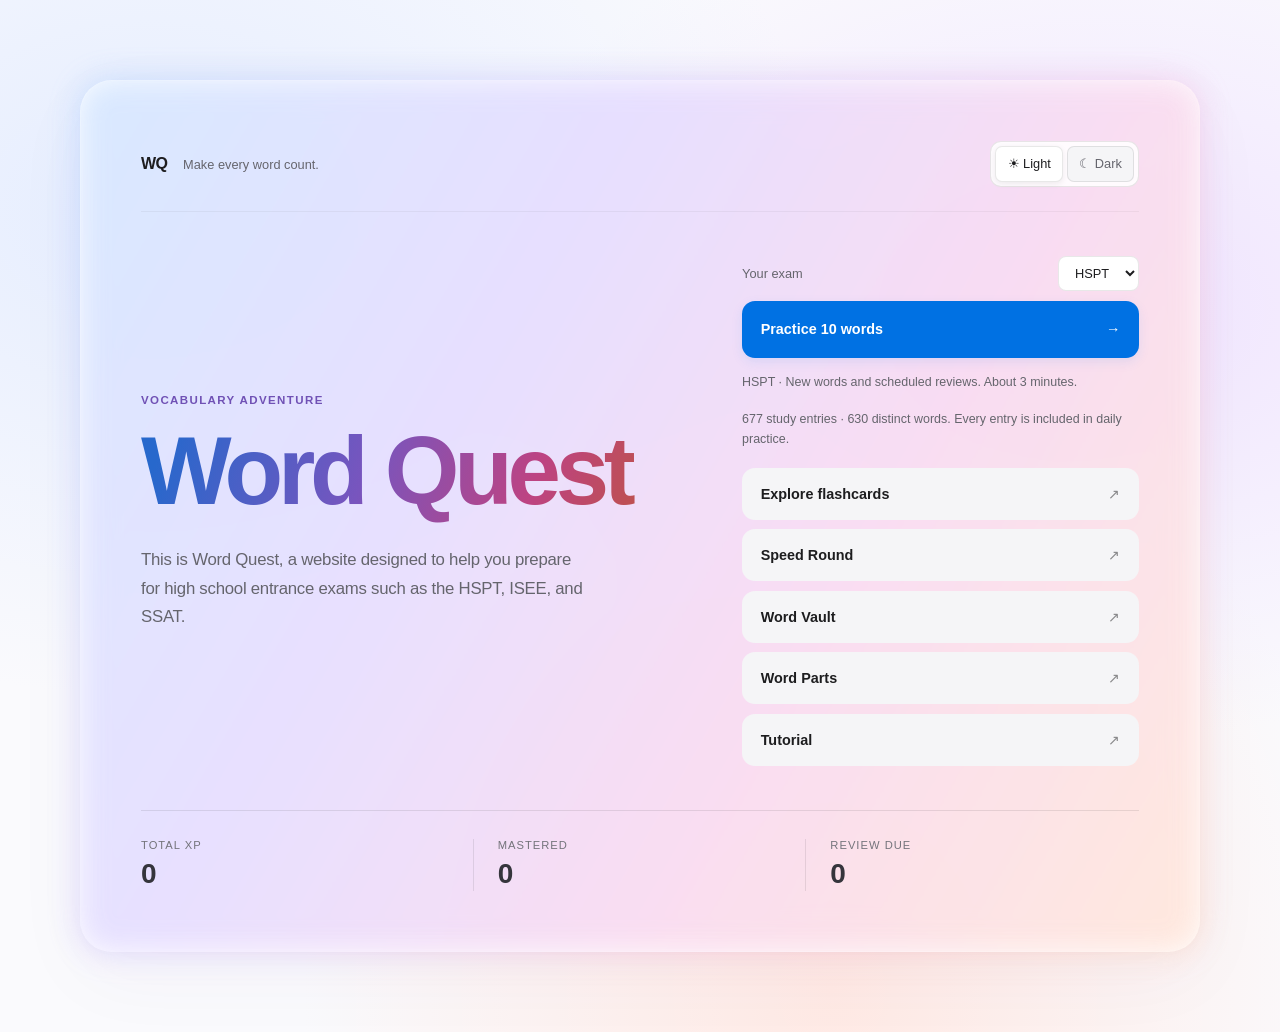
<file: index.html>
<!doctype html>
<html lang="en">
  <head>
    <meta charset="utf-8">
    <meta name="viewport" content="width=device-width, initial-scale=1">
    <title>Word Quest</title>
    <link rel="stylesheet" href="styles.css?v=20261013e">
    <link rel="stylesheet" href="practice.css?v=20261014c">
  </head>
  <body class="home-active">
    <script src="theme.js?v=20261013c"></script>
    <section id="homeScreen" class="home-screen" aria-labelledby="homeTitle">
      <div class="home-panel">
        <div class="home-toolbar">
          <span class="home-brand">WQ <span>Make every word count.</span></span>
          <div class="theme-switch" role="group" aria-label="Color theme">
            <button class="theme-button secondary" data-theme="light" type="button" aria-pressed="false">☀ Light</button>
            <button class="theme-button secondary" data-theme="dark" type="button" aria-pressed="true">☾ Dark</button>
          </div>
        </div>
        <div class="home-copy">
          <p class="eyebrow">Vocabulary adventure</p>
          <h1 id="homeTitle">Word Quest</h1>
          <p class="tagline">This is Word Quest, a website designed to help you prepare for high school entrance exams such as the HSPT, ISEE, and SSAT.</p>
        </div>

        <div class="home-actions" aria-label="Home menu">
          <label class="daily-category" for="dailyCategory">Your exam
            <select id="dailyCategory"><option>HSPT</option><option>ISEE</option><option>SSAT</option></select>
          </label>
          <button id="dailyStart" class="home-start" data-start-mode="daily" type="button">Practice 10 words</button>
          <p id="dailyPreview" class="daily-preview"></p>
          <p id="dailyCoverage" class="daily-preview"></p>
          <button class="secondary home-start" data-start-mode="flashcards" type="button">Explore flashcards</button>
          <button class="secondary home-start" data-start-mode="speed" type="button">Speed Round</button>
          <button class="secondary home-start" data-start-mode="list" type="button">Word Vault</button>
          <button class="secondary home-start" data-start-mode="roots" data-part-filter="root" type="button">Word Parts</button>
          <button id="showTutorial" class="secondary" type="button">Tutorial</button>
        </div>

        <div class="home-progress" aria-label="Progress preview">
          <span><small>Total XP</small><strong id="homeXpCount">0</strong></span>
          <span><small>Mastered</small><strong id="homeMasteredCount">0</strong></span>
          <span><small>Review due</small><strong id="homeDueCount">0</strong></span>
        </div>

        <div id="tutorialPanel" class="tutorial-panel" hidden>
          <div class="tutorial-head">
            <h2>Tutorial</h2>
            <button id="hideTutorial" class="secondary" type="button">Close</button>
          </div>
          <ol>
            <li>Start with Practice 10 words for a mix of new words and scheduled reviews.</li>
            <li>Use Synonyms, Opposites, and mini-games to test yourself.</li>
            <li>Open Word Parts for prefixes, suffixes, roots, and stems.</li>
            <li>Earn 10 XP per word answered correctly each day. Recall a word on three separate days to master it.</li>
          </ol>
        </div>
      </div>
    </section>

    <header class="topbar">
      <div>
        <p id="catalogCount" class="eyebrow">Vocabulary practice</p>
        <h1>Word Quest</h1>
        <p class="tagline">HSPT, ISEE, and SSAT practice.</p>
      </div>
      <div class="top-actions">
        <nav class="site-nav" aria-label="Site pages">
          <button id="homeButton" class="nav-link nav-button" type="button">Home</button>
          <a class="nav-link active" href="index.html">Practice</a>
          <a class="nav-link" href="architecture.html">Architecture</a>
          <a class="nav-link" href="https://github.com/dev-with-liam/vocab-practice">GitHub</a>
        <div class="theme-switch" role="group" aria-label="Color theme">
            <button class="theme-button" data-theme="light" type="button" aria-pressed="false">☀ Light</button>
            <button class="theme-button" data-theme="dark" type="button" aria-pressed="false">☾ Dark</button>
          </div>
        </nav>
        <div class="stats" aria-label="Study progress">
          <span><small>XP</small><strong id="xpCount">0</strong></span>
          <span><small>Mastered</small><strong id="masteredCount">0</strong></span>
          <span><small>Review due</small><strong id="dueCount">0</strong></span>
        </div>
      </div>
    </header>

    <main class="app-shell">
      <aside class="sidebar" aria-label="Study controls">
        <nav class="study-nav" aria-label="Study activities">
          <details class="nav-group" data-group="learn" open>
            <summary>Learn</summary>
            <div class="nav-items">
              <button class="mode-button active" data-mode="flashcards" type="button">Flashcards</button>
              <button class="mode-button" data-mode="roots" type="button">Word Parts</button>
              <button class="mode-button" data-mode="list" type="button">Word Vault</button>
            </div>
          </details>
          <details class="nav-group" data-group="practice">
            <summary>Practice</summary>
            <div class="nav-items">
              <button class="mode-button" data-mode="daily" type="button">Daily session</button>
              <button class="mode-button" data-mode="quiz" type="button">Synonyms</button>
              <button class="mode-button" data-mode="opposites" type="button">Opposites</button>
            </div>
          </details>
          <details class="nav-group" data-group="games">
            <summary>Games</summary>
            <div class="nav-items">
              <button class="mode-button" data-mode="match" type="button">Match</button>
              <button class="mode-button" data-mode="sort" type="button">Sort</button>
              <button class="mode-button" data-mode="scramble" type="button">Scramble</button>
              <button class="mode-button" data-mode="speed" type="button">Speed Round</button>
              <button class="mode-button" data-mode="pop" type="button">Word Pop</button>
            </div>
          </details>
        </nav>
        <section id="scopeControls">
          <h2>Your exam</h2>
          <div id="setButtons" class="set-grid"></div>
          <label class="check-row"><input id="missedOnly" type="checkbox"><span>Focus on unmastered words</span></label>
          <label id="shuffleControl" class="check-row"><input id="shuffleCards" type="checkbox" checked><span>Shuffle flashcards</span></label>
        </section>
        <details class="progress-help">
          <summary>How progress works</summary>
          <p><strong>XP:</strong> 10 points for a correct answer or “Got It,” once per word per day.</p>
          <p><strong>Mastered:</strong> three successful recalls on separate days. A missed answer starts that word’s mastery count again.</p>
          <p><strong>Review:</strong> words return after 1, 3, 7, 14, then 30 days. Missed words return tomorrow. Existing mastered words keep their status and are ready for review.</p>
        </details>
        <details class="progress-help">
          <summary>Saved progress</summary>
          <p>Your progress is saved in this browser.</p>
          <div class="tool-grid">
            <button id="resetProgress" class="secondary" type="button">Reset</button>
            <button id="exportProgress" class="secondary" type="button">Copy</button>
          </div>
        </details>
        <p id="saveNotice" class="save-notice" role="status" hidden></p>
      </aside>

      <section class="workspace">
        <div class="progress-strip">
          <div>
            <span id="scopeLabel">HSPT Words</span>
            <strong id="scopeCount">200 words</strong>
            <em id="rankLabel">Rookie Rank</em>
          </div>
          <div class="bar" aria-hidden="true"><span id="progressBar"></span></div>
        </div>

        <section id="dailyPanel" class="panel" aria-labelledby="dailyTitle">
          <div class="daily-heading">
            <p id="dailyMeta" class="card-meta">Your daily practice</p>
            <h2 id="dailyTitle" tabindex="-1">A little practice. Lasting progress.</h2>
            <p id="dailyDescription" class="sentence"></p>
          </div>
          <div id="dailyRound" hidden>
            <progress id="dailyProgress" max="10" value="0" aria-label="Words answered"></progress>
            <div class="question-card">
              <p id="dailyPosition" class="card-meta"></p>
              <h2 id="dailyQuestion" tabindex="-1"></h2>
              <div id="dailyOptions" class="options"></div>
              <p id="dailyFeedback" class="daily-feedback" role="status"></p>
            </div>
            <div class="action-row"><button id="dailyNext" type="button" disabled>Next word</button></div>
            <p class="daily-note">You can leave and resume this session anytime.</p>
          </div>
          <div id="dailySummary" hidden>
            <div id="dailyResultStats" class="session-stats"></div>
            <div id="dailyMissed"></div>
            <p id="dailyNextReview" class="sentence"></p>
            <div class="action-row">
              <button id="dailyFinish" type="button">Back to home</button>
              <button id="dailyReviewMissed" class="secondary" type="button" hidden>Review missed words</button>
            </div>
          </div>
        </section>

        <section id="flashcardsPanel" class="panel active" aria-live="polite">
          <div class="card-stage">
            <article id="flashcard" class="flashcard" tabindex="0">
              <p id="cardSet" class="card-meta">Set 1</p>
              <div class="flashcard-word-row">
                <h2 id="cardWord">Word</h2>
                <button id="cardSpeak" class="speak-button" type="button" aria-label="Hear this word" title="Hear this word">🔊</button>
              </div>
              <p id="cardPrompt">Tap to reveal clues</p>
              <div id="cardAnswer" class="card-answer" hidden></div>
            </article>
          </div>
          <div class="action-row">
            <button id="prevCard" class="secondary" type="button">Previous</button>
            <button id="flipCard" type="button">Reveal</button>
            <button id="nextCard" class="secondary" type="button">Next</button>
          </div>
          <div class="action-row">
            <button id="markMissed" class="danger" type="button">Need Practice</button>
            <button id="markMastered" class="success" type="button">Got It</button>
          </div>
        </section>

        <section id="quizPanel" class="panel" aria-live="polite">
          <div class="question-card">
            <p id="quizMeta" class="card-meta"></p>
            <h2 id="quizQuestion"></h2>
            <div id="quizOptions" class="options"></div>
          </div>
          <p id="quizFeedback" class="feedback" role="status" aria-live="polite"></p>
          <div class="action-row">
            <button id="nextQuiz" type="button">Next Round</button>
          </div>
        </section>

        <section id="matchPanel" class="panel" aria-live="polite">
          <div class="game-card">
            <p id="matchMeta" class="card-meta"></p>
            <h2 id="matchWord"></h2>
            <p id="matchPrompt" class="sentence"></p>
            <div id="matchOptions" class="chip-grid"></div>
          </div>
          <p id="matchFeedback" class="feedback" role="status" aria-live="polite"></p>
          <div class="action-row">
            <button id="nextMatch" type="button">New Match</button>
          </div>
        </section>

        <section id="sortPanel" class="panel" aria-live="polite">
          <div class="game-card">
            <p id="sortMeta" class="card-meta"></p>
            <h2 id="sortWord"></h2>
            <div class="sort-toggle" role="tablist" aria-label="Sort clue type">
              <button class="sort-toggle-button active" data-sort-mode="synonym" type="button">Synonyms</button>
              <button class="sort-toggle-button" data-sort-mode="antonym" type="button">Opposites</button>
            </div>
            <p id="sortClue" class="sort-clue"></p>
            <div class="action-row">
              <button id="sortSynonym" type="button">Synonym</button>
              <button id="sortAntonym" class="secondary" type="button">Opposite</button>
            </div>
          </div>
          <p id="sortFeedback" class="feedback" role="status" aria-live="polite"></p>
          <div class="action-row">
            <button id="nextSort" type="button">New Sort</button>
          </div>
        </section>

        <section id="scramblePanel" class="panel" aria-live="polite">
          <div class="game-card">
            <p id="scrambleMeta" class="card-meta"></p>
            <h2 id="scrambleClue"></h2>
            <div id="scrambleAnswer" class="answer-slots"></div>
            <div id="scrambleLetters" class="letter-bank"></div>
          </div>
          <p id="scrambleFeedback" class="feedback" role="status" aria-live="polite"></p>
          <div class="action-row">
            <button id="clearScramble" class="secondary" type="button">Clear</button>
            <button id="hintScramble" class="secondary" type="button">Hint</button>
            <button id="nextScramble" type="button">New Scramble</button>
          </div>
        </section>

        <section id="speedPanel" class="panel" aria-live="polite">
          <div class="game-card">
            <div class="speed-head">
              <p id="speedMeta" class="card-meta"></p>
              <div class="speed-stats" aria-label="Speed round stats">
                <strong id="speedScore">0/10</strong>
                <strong id="speedTimer">0s</strong>
              </div>
            </div>
            <label class="speed-length">
              <span>Questions</span>
              <input id="speedLength" type="number" min="3" max="50" step="1" value="10">
            </label>
            <h2 id="speedQuestion"></h2>
            <div id="speedOptions" class="options"></div>
          </div>
          <p id="speedFeedback" class="feedback" role="status" aria-live="polite"></p>
          <div class="action-row">
            <button id="restartSpeed" type="button">Start Speed Round</button>
          </div>
        </section>

        <section id="popPanel" class="panel" aria-live="polite">
          <div class="game-card pop-card">
            <div class="speed-head">
              <p id="popMeta" class="card-meta"></p>
              <div class="speed-stats" aria-label="Word Pop score">
                <strong id="popScore">0</strong>
              </div>
            </div>
            <h2 id="popClue"></h2>
            <div id="popOptions" class="bubble-grid"></div>
          </div>
          <p id="popFeedback" class="feedback" role="status" aria-live="polite"></p>
          <div class="action-row">
            <button id="nextPop" type="button">New Pop</button>
          </div>
        </section>

        <section id="listPanel" class="panel vault2">
          <div class="vault2-toolbar">
            <div>
              <p class="card-meta">Vault 2</p>
              <h2>Word Vault</h2>
            </div>
            <button class="secondary back-to-game" type="button">Back</button>
            <div class="vault2-filters">
              <select id="vaultCategory" aria-label="Vault category filter">
                <option value="HSPT">HSPT</option>
                <option value="SSAT">SSAT</option>
                <option value="ISEE">ISEE</option>
              </select>
              <input id="searchWords" type="search" placeholder="Search words, synonyms, or antonyms">
            </div>
            <span id="listCount"></span>
          </div>
          <div id="wordList" class="vault2-grid"></div>
        </section>

        <section id="rootsPanel" class="panel roots">
          <div class="roots-toolbar">
            <div>
              <p id="partMeta" class="card-meta">Word Parts</p>
              <h2>Word Parts</h2>
            </div>
            <div class="toolbar-actions">
              <button class="secondary back-to-game" type="button">Back</button>
            </div>
          </div>
          <div class="part-filters" role="group" aria-label="Word parts">
              <button class="part-mode-button active" data-part-filter="prefix" type="button">Prefixes</button>
              <button class="part-mode-button" data-part-filter="suffix" type="button">Suffixes</button>
              <button class="part-mode-button" data-part-filter="root" type="button">Roots</button>
              <button class="part-mode-button" data-part-filter="stem" type="button">Stems</button>
            </div>
            <p id="partGuide" class="word-part-guide"></p>
            <div id="rootsGrid" class="roots-grid"></div>
        </section>
      </section>
    </main>

    <a class="bottom-left-link" href="about.html">About Me</a>

    <script src="data/vocabulary.js?v=20261014b"></script>
    <script src="data/exam-vocabulary.js?v=20260924a"></script>
    <script src="data/hspt-pdf-vocabulary.js?v=20260924a"></script>
    <script src="data/word-parts.js?v=20261014c"></script>
    <script src="learning.js?v=20261013e"></script>
    <script src="data/word-examples.js?v=20261014b"></script>
    <script src="app.js?v=20261014c"></script>
  </body>
</html>
</file>
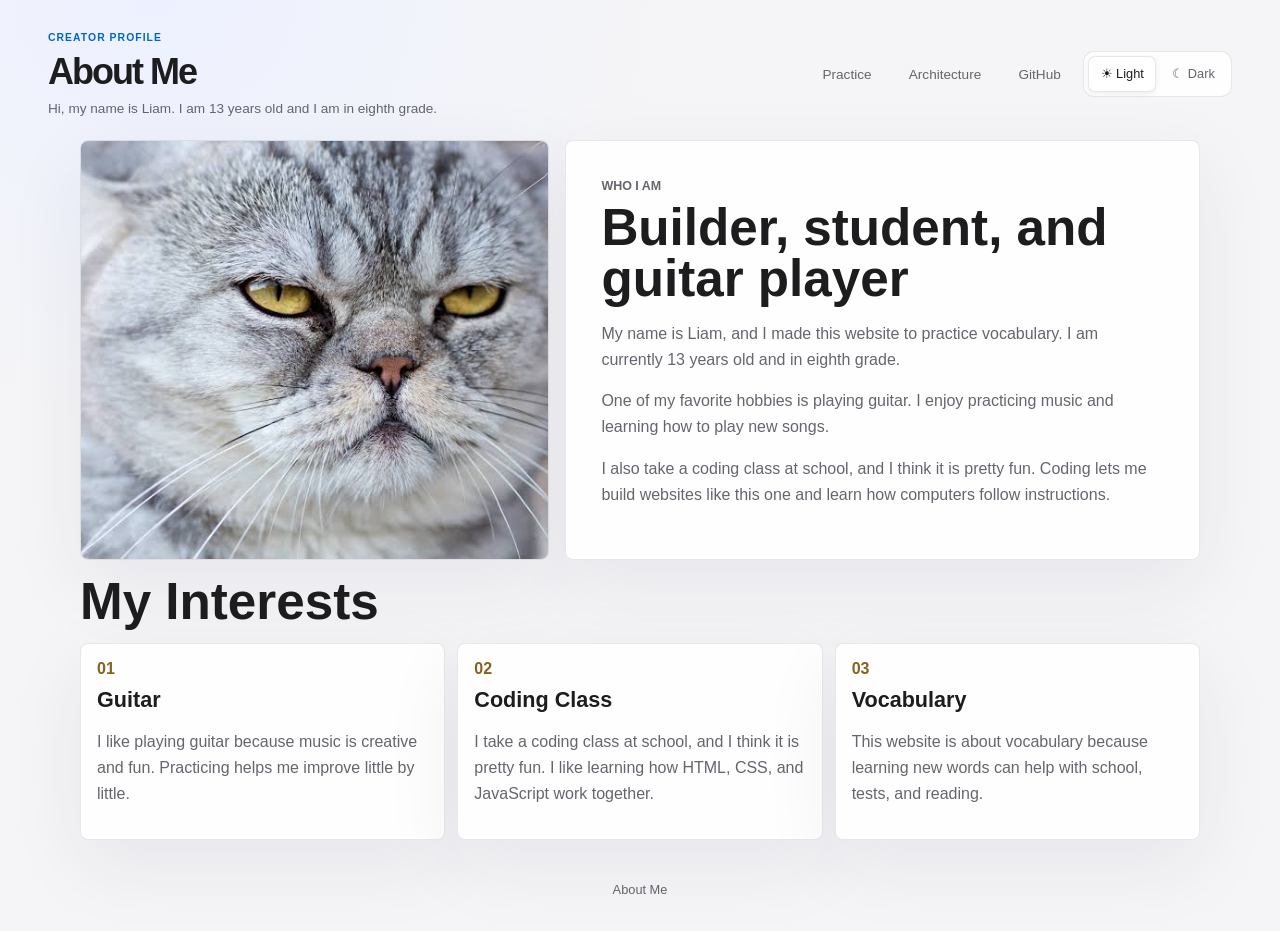
<file: about.html>
<!doctype html>
<html lang="en">
  <head>
    <meta charset="utf-8">
    <meta name="viewport" content="width=device-width, initial-scale=1">
    <title>About Me - Word Quest</title>
    <link rel="stylesheet" href="styles.css?v=20261013c">
    <link rel="stylesheet" href="practice.css?v=20261013c">
  </head>
  <body>
    <script src="theme.js?v=20261013c"></script>
    <header class="topbar">
      <div>
        <p class="eyebrow">Creator profile</p>
        <h1>About Me</h1>
        <p class="tagline">Hi, my name is Liam. I am 13 years old and I am in eighth grade.</p>
      </div>
      <nav class="site-nav" aria-label="Site pages">
        <a class="nav-link" href="index.html">Practice</a>
        <a class="nav-link" href="architecture.html">Architecture</a>
        <a class="nav-link" href="https://github.com/dev-with-liam/vocab-practice">GitHub</a>
      <div class="theme-switch" role="group" aria-label="Color theme">
            <button class="theme-button" data-theme="light" type="button" aria-pressed="false">☀ Light</button>
            <button class="theme-button" data-theme="dark" type="button" aria-pressed="false">☾ Dark</button>
          </div>
        </nav>
    </header>

    <main class="about-shell">
      <section class="about-hero">
        <img class="about-image" src="assets/liam-about.jpeg" alt="Close-up of a gray cat face">
        <article class="about-card">
          <p class="eyebrow">Who I Am</p>
          <h2>Builder, student, and guitar player</h2>
          <p>My name is Liam, and I made this website to practice vocabulary. I am currently 13 years old and in eighth grade.</p>
          <p>One of my favorite hobbies is playing guitar. I enjoy practicing music and learning how to play new songs.</p>
          <p>I also take a coding class at school, and I think it is pretty fun. Coding lets me build websites like this one and learn how computers follow instructions.</p>
        </article>
      </section>

      <section class="interest-section">
        <h2>My Interests</h2>
        <div class="interest-grid">
          <article class="interest-card">
            <span>01</span>
            <h3>Guitar</h3>
            <p>I like playing guitar because music is creative and fun. Practicing helps me improve little by little.</p>
          </article>
          <article class="interest-card">
            <span>02</span>
            <h3>Coding Class</h3>
            <p>I take a coding class at school, and I think it is pretty fun. I like learning how HTML, CSS, and JavaScript work together.</p>
          </article>
          <article class="interest-card">
            <span>03</span>
            <h3>Vocabulary</h3>
            <p>This website is about vocabulary because learning new words can help with school, tests, and reading.</p>
          </article>
        </div>
      </section>
    </main>

    <a class="bottom-left-link active" href="about.html">About Me</a>
  </body>
</html>
</file>
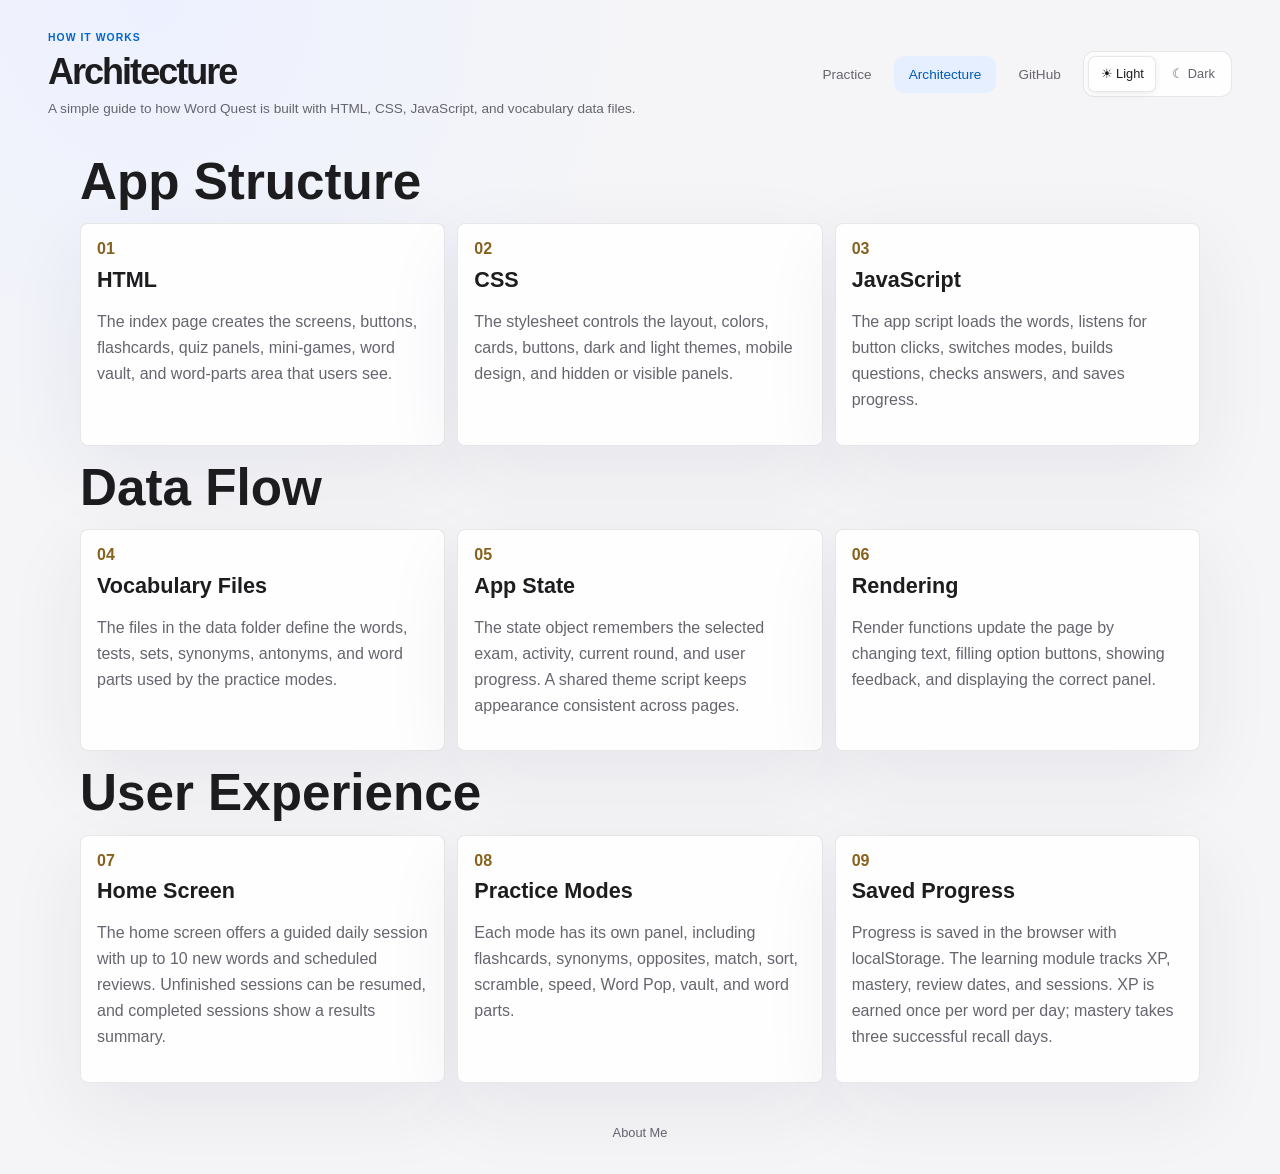
<file: architecture.html>
<!doctype html>
<html lang="en">
  <head>
    <meta charset="utf-8">
    <meta name="viewport" content="width=device-width, initial-scale=1">
    <title>Architecture - Word Quest</title>
    <link rel="stylesheet" href="styles.css?v=20261013c">
    <link rel="stylesheet" href="practice.css?v=20261013c">
  </head>
  <body>
    <script src="theme.js?v=20261013c"></script>
    <header class="topbar">
      <div>
        <p class="eyebrow">How it works</p>
        <h1>Architecture</h1>
        <p class="tagline">A simple guide to how Word Quest is built with HTML, CSS, JavaScript, and vocabulary data files.</p>
      </div>
      <nav class="site-nav" aria-label="Site pages">
        <a class="nav-link" href="index.html">Practice</a>
        <a class="nav-link active" href="architecture.html">Architecture</a>
        <a class="nav-link" href="https://github.com/dev-with-liam/vocab-practice">GitHub</a>
      <div class="theme-switch" role="group" aria-label="Color theme">
            <button class="theme-button" data-theme="light" type="button" aria-pressed="false">☀ Light</button>
            <button class="theme-button" data-theme="dark" type="button" aria-pressed="false">☾ Dark</button>
          </div>
        </nav>
    </header>

    <main class="about-shell">
      <section class="interest-section">
        <h2>App Structure</h2>
        <div class="interest-grid">
          <article class="interest-card">
            <span>01</span>
            <h3>HTML</h3>
            <p>The index page creates the screens, buttons, flashcards, quiz panels, mini-games, word vault, and word-parts area that users see.</p>
          </article>
          <article class="interest-card">
            <span>02</span>
            <h3>CSS</h3>
            <p>The stylesheet controls the layout, colors, cards, buttons, dark and light themes, mobile design, and hidden or visible panels.</p>
          </article>
          <article class="interest-card">
            <span>03</span>
            <h3>JavaScript</h3>
            <p>The app script loads the words, listens for button clicks, switches modes, builds questions, checks answers, and saves progress.</p>
          </article>
        </div>
      </section>

      <section class="interest-section">
        <h2>Data Flow</h2>
        <div class="interest-grid">
          <article class="interest-card">
            <span>04</span>
            <h3>Vocabulary Files</h3>
            <p>The files in the data folder define the words, tests, sets, synonyms, antonyms, and word parts used by the practice modes.</p>
          </article>
          <article class="interest-card">
            <span>05</span>
            <h3>App State</h3>
            <p>The state object remembers the selected exam, activity, current round, and user progress. A shared theme script keeps appearance consistent across pages.</p>
          </article>
          <article class="interest-card">
            <span>06</span>
            <h3>Rendering</h3>
            <p>Render functions update the page by changing text, filling option buttons, showing feedback, and displaying the correct panel.</p>
          </article>
        </div>
      </section>

      <section class="interest-section">
        <h2>User Experience</h2>
        <div class="interest-grid">
          <article class="interest-card">
            <span>07</span>
            <h3>Home Screen</h3>
            <p>The home screen offers a guided daily session with up to 10 new words and scheduled reviews. Unfinished sessions can be resumed, and completed sessions show a results summary.</p>
          </article>
          <article class="interest-card">
            <span>08</span>
            <h3>Practice Modes</h3>
            <p>Each mode has its own panel, including flashcards, synonyms, opposites, match, sort, scramble, speed, Word Pop, vault, and word parts.</p>
          </article>
          <article class="interest-card">
            <span>09</span>
            <h3>Saved Progress</h3>
            <p>Progress is saved in the browser with localStorage. The learning module tracks XP, mastery, review dates, and sessions. XP is earned once per word per day; mastery takes three successful recall days.</p>
          </article>
        </div>
      </section>
    </main>

    <a class="bottom-left-link" href="about.html">About Me</a>
  </body>
</html>
</file>
<file: styles.css>
:root {
  --ink: #f8fbff;
  --muted: #a9b8c7;
  --panel: rgba(18, 17, 25, 0.84);
  --panel-strong: rgba(22, 20, 31, 0.96);
  --line: rgba(255, 255, 255, 0.14);
  --cyan: #2dd4bf;
  --blue: #38bdf8;
  --pink: #fb7185;
  --yellow: #facc15;
  --green: #4ade80;
  --shadow: 0 24px 80px rgba(0, 0, 0, 0.34);
}

body[data-theme="light"] {
  --ink: #172033;
  --muted: #536174;
  --panel: rgba(255, 255, 255, 0.82);
  --panel-strong: rgba(255, 255, 255, 0.94);
  --line: rgba(23, 32, 51, 0.14);
  --cyan: #0f766e;
  --blue: #2563eb;
  --pink: #e11d48;
  --yellow: #ca8a04;
  --green: #16a34a;
  --shadow: 0 24px 80px rgba(15, 23, 42, 0.16);
}

* {
  box-sizing: border-box;
}

body {
  margin: 0;
  min-height: 100vh;
  overflow-x: hidden;
  color: var(--ink);
  font-family: Inter, ui-sans-serif, system-ui, -apple-system, BlinkMacSystemFont, "Segoe UI", sans-serif;
  background:
    linear-gradient(rgba(255, 255, 255, 0.035) 1px, transparent 1px),
    linear-gradient(90deg, rgba(255, 255, 255, 0.035) 1px, transparent 1px),
    radial-gradient(circle at 18% 12%, rgba(45, 212, 191, 0.28), transparent 22rem),
    radial-gradient(circle at 84% 8%, rgba(251, 113, 133, 0.22), transparent 20rem),
    linear-gradient(135deg, #14131b 0%, #1c1824 48%, #291827 100%);
  background-size: 42px 42px, 42px 42px, auto, auto, auto;
}

body[data-theme="light"] {
  background: linear-gradient(rgba(15, 23, 42, 0.045) 1px, transparent 1px),
    linear-gradient(90deg, rgba(15, 23, 42, 0.045) 1px, transparent 1px),
    radial-gradient(circle at 18% 12%, rgba(15, 118, 110, 0.16), transparent 22rem),
    radial-gradient(circle at 84% 8%, rgba(225, 29, 72, 0.12), transparent 20rem),
    linear-gradient(135deg, #f8fafc 0%, #eef6ff 48%, #fff7ed 100%);
  background-size: 42px 42px, 42px 42px, auto, auto, auto;
}

button,
input,
select {
  font: inherit;
  min-width: 0;
}

button {
  border: 1px solid rgba(255, 255, 255, 0.16);
  border-radius: 8px;
  min-height: 2.75rem;
  padding: 0.72rem 1rem;
  color: #06131d;
  background: linear-gradient(135deg, var(--cyan), var(--blue));
  box-shadow: 0 10px 20px rgba(45, 212, 191, 0.18);
  cursor: pointer;
  font-weight: 850;
  transition: transform 140ms ease, box-shadow 140ms ease, border-color 140ms ease;
}

button:hover {
  border-color: rgba(255, 255, 255, 0.34);
  box-shadow: 0 14px 28px rgba(56, 189, 248, 0.26);
  transform: translateY(-1px);
}

button:active {
  transform: translateY(1px) scale(0.99);
}

button.secondary {
  color: var(--ink);
  background: rgba(255, 255, 255, 0.08);
  box-shadow: none;
}

button.secondary:hover {
  background: rgba(255, 255, 255, 0.14);
}

button.success {
  background: linear-gradient(135deg, var(--green), var(--cyan));
}

button.danger {
  color: #fff;
  background: linear-gradient(135deg, var(--pink), #c026d3);
}

.topbar {
  display: flex;
  align-items: center;
  justify-content: space-between;
  gap: 1rem;
  padding: 1.4rem clamp(1rem, 4vw, 3rem) 1rem;
}

.top-actions {
  display: grid;
  gap: 0.75rem;
  justify-items: end;
  min-width: 0;
}

.site-nav {
  display: flex;
  flex-wrap: wrap;
  justify-content: flex-end;
  gap: 0.5rem;
}

.nav-link {
  border: 1px solid var(--line);
  border-radius: 8px;
  padding: 0.62rem 0.85rem;
  color: var(--ink);
  background: rgba(255, 255, 255, 0.08);
  font-weight: 850;
  text-decoration: none;
}

.nav-button {
  min-height: auto;
  box-shadow: none;
}

.nav-link:hover,
.nav-link.active {
  color: #06131d;
  background: linear-gradient(135deg, var(--yellow), var(--cyan));
}

.bottom-left-link {
  position: fixed;
  left: clamp(0.75rem, 3vw, 1.5rem);
  bottom: clamp(0.75rem, 3vw, 1.5rem);
  z-index: 20;
  border: 1px solid var(--line);
  border-radius: 8px;
  padding: 0.62rem 0.85rem;
  color: var(--ink);
  background: rgba(255, 255, 255, 0.08);
  box-shadow: none;
  font-weight: 850;
  text-decoration: none;
}

.bottom-left-link:hover,
.bottom-left-link.active {
  color: #06131d;
  background: linear-gradient(135deg, var(--yellow), var(--cyan));
}

body.home-active .topbar,
body.home-active .app-shell {
  display: none;
}

body.home-active .bottom-left-link {
  display: none;
}

.home-screen {
  width: min(1180px, calc(100% - 2rem));
  min-height: 100vh;
  display: grid;
  align-items: center;
  margin: 0 auto;
  padding: clamp(1rem, 4vw, 3rem) 0;
}

body:not(.home-active) .home-screen {
  display: none;
}

.home-panel {
  display: grid;
  grid-template-columns: minmax(0, 1.15fr) minmax(18rem, 0.85fr);
  gap: 1rem;
  align-items: start;
  border: 1px solid var(--line);
  border-radius: 8px;
  padding: clamp(1rem, 4vw, 2rem);
  background: var(--panel);
  box-shadow: var(--shadow);
  backdrop-filter: blur(18px);
}

.home-copy {
  align-self: center;
}

.home-copy h1 {
  font-size: clamp(3rem, 10vw, 7rem);
}

.home-actions {
  display: grid;
  gap: 0.65rem;
}

.home-actions button {
  width: 100%;
  text-align: left;
}

.home-start[data-start-mode="daily"] {
  min-height: 4rem;
  font-size: 1.08rem;
}

.home-progress {
  grid-column: 1 / -1;
  display: grid;
  grid-template-columns: repeat(3, minmax(0, 1fr));
  gap: 0.75rem;
}

.home-progress span {
  border: 1px solid var(--line);
  border-radius: 8px;
  padding: 0.85rem 1rem;
  background: rgba(255, 255, 255, 0.08);
}

.home-progress small {
  display: block;
  color: var(--muted);
  font-size: 0.72rem;
  font-weight: 850;
  text-transform: uppercase;
}

.home-progress strong {
  display: block;
  color: var(--yellow);
  font-size: 1.75rem;
}

.tutorial-panel {
  grid-column: 1 / -1;
  border: 1px solid rgba(45, 212, 191, 0.34);
  border-radius: 8px;
  padding: 1rem;
  background: rgba(45, 212, 191, 0.08);
}

.tutorial-head {
  display: flex;
  justify-content: space-between;
  gap: 1rem;
  align-items: center;
}

.tutorial-head h2 {
  margin: 0;
}

.tutorial-panel ol {
  margin: 0.85rem 0 0;
  padding-left: 1.35rem;
  color: var(--muted);
  line-height: 1.55;
  font-weight: 650;
}

.eyebrow,
.card-meta {
  margin: 0 0 0.35rem;
  color: var(--cyan);
  font-size: 0.78rem;
  font-weight: 900;
  letter-spacing: 0;
  text-transform: uppercase;
}

h1,
h2,
h3,
p {
  overflow-wrap: anywhere;
}

h1 {
  margin: 0;
  font-size: clamp(2.4rem, 6vw, 5.4rem);
  line-height: 0.9;
  text-shadow: 0 0 26px rgba(45, 212, 191, 0.32);
}

.tagline {
  margin: 0.55rem 0 0;
  color: var(--muted);
  font-size: clamp(1rem, 2vw, 1.2rem);
  font-weight: 650;
}

.stats {
  display: flex;
  gap: 0.75rem;
  flex-wrap: wrap;
  justify-content: flex-end;
}

.stats span {
  min-width: 7.5rem;
  border: 1px solid var(--line);
  border-radius: 8px;
  padding: 0.72rem 0.9rem;
  background: rgba(18, 17, 25, 0.72);
  box-shadow: inset 0 0 22px rgba(45, 212, 191, 0.08);
  text-align: right;
}

.stats small {
  display: block;
  color: var(--muted);
  font-size: 0.72rem;
  font-weight: 850;
  text-transform: uppercase;
}

.stats strong {
  display: block;
  color: var(--yellow);
  font-size: 1.65rem;
  line-height: 1;
}

.app-shell {
  display: grid;
  grid-template-columns: minmax(0, 1fr) minmax(16rem, 19rem);
  gap: 1rem;
  padding: 0 clamp(1rem, 4vw, 3rem) 2rem;
}

.sidebar,
.workspace {
  min-width: 0;
  border: 1px solid var(--line);
  border-radius: 8px;
  background: var(--panel);
  box-shadow: var(--shadow);
  backdrop-filter: blur(18px);
}

.sidebar {
  order: 2;
  align-self: start;
  padding: 1rem;
}

.sidebar section + section {
  margin-top: 1.25rem;
}

.sidebar h2 {
  margin: 0 0 0.65rem;
  color: #dbeafe;
  font-size: 0.84rem;
  text-transform: uppercase;
}

.set-grid {
  display: grid;
  grid-template-columns: repeat(2, minmax(0, 1fr));
  gap: 0.42rem;
}

.set-grid button,
.mode-button {
  min-height: 2.5rem;
  padding: 0.55rem;
  line-height: 1.15;
  color: var(--ink);
  background: rgba(255, 255, 255, 0.08);
  box-shadow: none;
}

.set-grid button.active,
.mode-button.active,
.part-mode-button.active,
.theme-button.active {
  color: #06131d;
  background: linear-gradient(135deg, var(--yellow), var(--cyan));
}

.part-mode-button,
.theme-button {
  min-height: 2.5rem;
  padding: 0.55rem;
  line-height: 1.15;
  color: var(--ink);
  background: rgba(255, 255, 255, 0.08);
  box-shadow: none;
}

.segmented,
.tool-grid {
  display: grid;
  grid-template-columns: repeat(2, 1fr);
  gap: 0.45rem;
}

.check-row {
  display: flex;
  align-items: center;
  gap: 0.55rem;
  min-height: 2.2rem;
  color: var(--muted);
  font-weight: 650;
}

.check-row input {
  width: 1.05rem;
  height: 1.05rem;
  accent-color: var(--cyan);
}

.workspace {
  display: flex;
  flex-direction: column;
  order: 1;
  min-height: 35rem;
  padding: clamp(1rem, 2.5vw, 1.5rem);
}

.progress-strip {
  order: 2;
  display: grid;
  grid-template-columns: minmax(10rem, 14rem) 1fr;
  gap: 1rem;
  align-items: center;
  margin-top: 1rem;
  margin-bottom: 0;
}

.progress-strip span {
  display: block;
  color: var(--muted);
  font-size: 0.9rem;
  font-weight: 750;
}

.progress-strip strong {
  display: block;
  color: var(--ink);
}

.progress-strip em {
  display: block;
  margin-top: 0.2rem;
  color: var(--yellow);
  font-size: 0.82rem;
  font-style: normal;
  font-weight: 900;
  text-transform: uppercase;
}

.bar {
  height: 0.9rem;
  overflow: hidden;
  border: 1px solid rgba(255, 255, 255, 0.12);
  border-radius: 999px;
  background: rgba(255, 255, 255, 0.08);
}

.bar span {
  display: block;
  width: 0;
  height: 100%;
  background: linear-gradient(90deg, var(--pink), var(--yellow), var(--cyan));
  box-shadow: 0 0 24px rgba(250, 204, 21, 0.44);
  transition: width 180ms ease;
}

.panel {
  display: none;
}

.panel.active {
  display: block;
  order: 1;
}

.card-stage {
  display: grid;
  min-height: 22rem;
  place-items: center;
}

.flashcard,
.question-card,
.game-card {
  position: relative;
  width: min(100%, 48rem);
  min-width: 0;
  border: 1px solid rgba(255, 255, 255, 0.16);
  border-radius: 8px;
  padding: clamp(1.2rem, 4vw, 2.4rem);
  background:
    linear-gradient(135deg, rgba(255, 255, 255, 0.12), rgba(255, 255, 255, 0.04)),
    var(--panel-strong);
  box-shadow: 0 20px 60px rgba(0, 0, 0, 0.28);
  overflow: hidden;
}

.flashcard::before,
.question-card::before,
.game-card::before {
  content: "";
  position: absolute;
  inset: 0 0 auto;
  height: 0.32rem;
  background: linear-gradient(90deg, var(--pink), var(--yellow), var(--cyan));
}

.flashcard {
  display: grid;
  align-content: start;
  min-height: 20rem;
  cursor: pointer;
}

#cardWord {
  order: -1;
  margin-top: 0.2rem;
}

.flashcard h2,
.question-card h2,
.game-card h2 {
  position: relative;
  margin: 0.3rem 0 1rem;
  font-size: clamp(2.5rem, 7vw, 5.2rem);
  line-height: 0.95;
  max-width: 100%;
  overflow-wrap: anywhere;
  hyphens: auto;
}

.question-card h2 {
  font-size: clamp(1.45rem, 3vw, 2.55rem);
  line-height: 1.12;
}

.game-card h2 {
  font-size: clamp(2rem, 5vw, 4rem);
}

.flashcard.revealed {
  border-color: rgba(45, 212, 191, 0.62);
  box-shadow: 0 22px 70px rgba(45, 212, 191, 0.2);
}

.refresh-flash {
  animation: refresh-flash 360ms ease-out;
}

@keyframes refresh-flash {
  0% {
    border-color: rgba(250, 204, 21, 0.9);
    box-shadow: 0 0 0 0 rgba(250, 204, 21, 0.32), 0 20px 60px rgba(0, 0, 0, 0.28);
    transform: translateY(0) scale(1);
  }

  45% {
    border-color: rgba(45, 212, 191, 0.78);
    box-shadow: 0 0 0 8px rgba(45, 212, 191, 0.14), 0 24px 70px rgba(45, 212, 191, 0.2);
    transform: translateY(-2px) scale(1.01);
  }

  100% {
    transform: translateY(0) scale(1);
  }
}

@media (prefers-reduced-motion: reduce) {
  .refresh-flash {
    animation: none;
  }

  .root-card,
  .root-card.flipped {
    transform: none;
  }

  .root-card.flipped .root-front {
    display: none;
  }

  .root-card.flipped .root-back {
    transform: none;
  }
}

.card-answer {
  border-top: 1px solid var(--line);
  margin-top: 1.3rem;
  padding-top: 1rem;
}

.card-answer strong {
  display: block;
  color: var(--yellow);
  font-size: 1.2rem;
  overflow-wrap: anywhere;
}

.card-answer span,
.word-item p span {
  display: block;
  color: var(--cyan);
  font-size: 0.72rem;
  font-weight: 900;
  text-transform: uppercase;
}

.card-answer p,
.sentence {
  color: var(--muted);
  line-height: 1.55;
}

.action-row {
  display: flex;
  flex-wrap: wrap;
  justify-content: center;
  gap: 0.65rem;
  margin-top: 0.8rem;
}

.action-row button {
  min-width: 8.5rem;
}

.options,
.chip-grid {
  display: grid;
  grid-template-columns: repeat(2, minmax(0, 1fr));
  gap: 0.7rem;
  margin-top: 1.2rem;
}

.options button,
.chip-grid button {
  min-height: 4.25rem;
  text-align: left;
  color: var(--ink);
  background: rgba(255, 255, 255, 0.08);
  box-shadow: none;
}

.options button.correct,
.chip-grid button.correct,
.action-row button.correct {
  color: #052014;
  background: linear-gradient(135deg, var(--green), var(--cyan));
}

.options button.wrong,
.chip-grid button.wrong,
.action-row button.wrong {
  color: #fff;
  background: linear-gradient(135deg, var(--pink), #be123c);
}

.sort-clue {
  display: grid;
  min-height: 5rem;
  place-items: center;
  border: 1px solid rgba(250, 204, 21, 0.34);
  border-radius: 8px;
  margin: 1rem 0;
  color: var(--yellow);
  background: rgba(250, 204, 21, 0.08);
  font-size: clamp(1.6rem, 4vw, 3rem);
  font-weight: 900;
}

.sort-toggle {
  display: grid;
  grid-template-columns: repeat(2, minmax(0, 1fr));
  gap: 0.5rem;
  margin: 0.85rem 0 1rem;
}

.sort-toggle-button {
  min-width: 0;
  min-height: 2.45rem;
  padding: 0.5rem;
  color: var(--ink);
  background: rgba(255, 255, 255, 0.08);
  box-shadow: none;
}

.sort-toggle-button.active {
  color: #06131d;
  background: linear-gradient(135deg, var(--yellow), var(--cyan));
}

.speed-head {
  position: relative;
  display: flex;
  justify-content: space-between;
  gap: 1rem;
  align-items: center;
}

.speed-head p {
  margin: 0;
}

.speed-stats {
  display: flex;
  flex-wrap: wrap;
  justify-content: flex-end;
  gap: 0.5rem;
}

.speed-stats strong {
  min-width: 4.5rem;
  border: 1px solid rgba(45, 212, 191, 0.34);
  border-radius: 8px;
  padding: 0.35rem 0.65rem;
  color: var(--cyan);
  text-align: center;
  background: rgba(45, 212, 191, 0.08);
}

.speed-length {
  display: flex;
  justify-content: flex-end;
  gap: 0.6rem;
  align-items: center;
  margin: 0.9rem 0 0;
  color: var(--muted);
  font-weight: 850;
}

.speed-length input {
  width: 5.5rem;
  min-height: 2.55rem;
  border: 1px solid var(--line);
  border-radius: 8px;
  padding: 0.4rem 0.65rem;
  color: var(--ink);
  background: rgba(255, 255, 255, 0.08);
  outline: none;
}

.speed-length input:focus {
  border-color: var(--cyan);
  box-shadow: 0 0 0 3px rgba(45, 212, 191, 0.16);
}

.pop-card {
  overflow: visible;
}

.bubble-grid {
  display: grid;
  grid-template-columns: repeat(auto-fit, minmax(7rem, 1fr));
  gap: 0.85rem;
  margin-top: 1.4rem;
}

.bubble-grid button {
  aspect-ratio: 1;
  border-radius: 999px;
  min-height: 6.8rem;
  padding: 0.75rem;
  color: var(--ink);
  text-align: center;
  background:
    radial-gradient(circle at 28% 22%, rgba(255, 255, 255, 0.72), transparent 0.9rem),
    linear-gradient(135deg, rgba(45, 212, 191, 0.72), rgba(56, 189, 248, 0.34));
  box-shadow: 0 16px 36px rgba(45, 212, 191, 0.18);
}

.bubble-grid button:hover {
  transform: translateY(-4px) scale(1.03);
}

.bubble-grid button.correct {
  color: #052014;
  background:
    radial-gradient(circle at 28% 22%, rgba(255, 255, 255, 0.78), transparent 0.9rem),
    linear-gradient(135deg, var(--green), var(--yellow));
}

.bubble-grid button.wrong {
  color: #fff;
  background:
    radial-gradient(circle at 28% 22%, rgba(255, 255, 255, 0.42), transparent 0.9rem),
    linear-gradient(135deg, var(--pink), #be123c);
}

.answer-slots,
.letter-bank {
  display: grid;
  grid-template-columns: repeat(auto-fit, minmax(2.7rem, 1fr));
  gap: 0.55rem;
  margin-top: 1rem;
}

.answer-slots .slot,
.letter-bank button {
  aspect-ratio: 1;
  min-height: 2.7rem;
  padding: 0;
  text-align: center;
}

.answer-slots .slot {
  border-style: dashed;
  color: var(--yellow);
  background: rgba(255, 255, 255, 0.06);
}

.answer-slots .hint-slot {
  border-style: solid;
  color: #052014;
  background: linear-gradient(135deg, var(--yellow), var(--green));
}

.letter-bank button:disabled {
  opacity: 0.28;
  transform: none;
}

.feedback {
  min-height: 1.6rem;
  color: var(--yellow);
  text-align: center;
  font-weight: 850;
}

.word-list-head {
  display: flex;
  gap: 0.65rem;
  align-items: center;
}

.word-list-head select,
.word-list-head input {
  width: 100%;
  min-height: 3rem;
  border: 1px solid var(--line);
  border-radius: 8px;
  padding: 0.75rem 0.9rem;
  color: var(--ink);
  background: rgba(255, 255, 255, 0.08);
  outline: none;
}

.word-list-head select {
  max-width: 9rem;
  cursor: pointer;
}

.word-list-head select:focus,
.word-list-head input:focus {
  border-color: var(--cyan);
  box-shadow: 0 0 0 3px rgba(45, 212, 191, 0.16);
}

.word-list-head input::placeholder {
  color: #8091a3;
}

.word-list-head {
  margin-bottom: 1rem;
}

.word-list-head span {
  white-space: nowrap;
  color: var(--yellow);
  font-weight: 850;
}

.word-list {
  display: grid;
  grid-template-columns: repeat(auto-fit, minmax(16rem, 1fr));
  gap: 0.75rem;
}

.word-item {
  border: 1px solid var(--line);
  border-radius: 8px;
  padding: 1rem;
  background: rgba(255, 255, 255, 0.07);
  transition: transform 140ms ease, border-color 140ms ease, background 140ms ease;
}

.word-item:hover {
  border-color: rgba(45, 212, 191, 0.48);
  background: rgba(255, 255, 255, 0.1);
  transform: translateY(-2px);
}

.word-item h3 {
  margin: 0.8rem 0 0.4rem;
  font-size: 1.35rem;
}

.word-item small {
  color: var(--muted);
}

.word-item p {
  margin: 0.35rem 0 0;
  color: var(--muted);
}

.word-item strong {
  color: #e0f2fe;
}

.vault2 {
  display: none;
}

.vault2.active {
  display: grid;
  gap: 1rem;
}

.vault2-toolbar {
  display: grid;
  grid-template-columns: minmax(10rem, 0.7fr) auto minmax(16rem, 1.3fr) auto;
  gap: 0.85rem;
  align-items: end;
  border: 1px solid var(--line);
  border-radius: 8px;
  padding: 1rem;
  background: rgba(255, 255, 255, 0.07);
}

.vault2-toolbar > *,
.vault2-card,
.roots-toolbar > *,
.root-card {
  min-width: 0;
}

.vault2-toolbar h2 {
  margin: 0.15rem 0 0;
  font-size: clamp(1.7rem, 3vw, 2.6rem);
  line-height: 1;
}

.vault2-filters {
  display: grid;
  grid-template-columns: 8rem minmax(12rem, 1fr);
  gap: 0.65rem;
}

.vault2-filters select,
.vault2-filters input {
  width: 100%;
  min-height: 3rem;
  border: 1px solid var(--line);
  border-radius: 8px;
  padding: 0.75rem 0.9rem;
  color: var(--ink);
  background: rgba(255, 255, 255, 0.08);
  outline: none;
}

.vault2-filters select {
  cursor: pointer;
}

.vault2-filters select:focus,
.vault2-filters input:focus {
  border-color: var(--cyan);
  box-shadow: 0 0 0 3px rgba(45, 212, 191, 0.16);
}

.vault2-filters input::placeholder {
  color: #8091a3;
}

.vault2-toolbar > span {
  white-space: nowrap;
  color: var(--yellow);
  font-weight: 850;
}

.vault2-grid {
  display: grid;
  grid-template-columns: repeat(auto-fit, minmax(18rem, 1fr));
  gap: 0.85rem;
}

.vault2-card {
  display: grid;
  gap: 0.75rem;
  align-content: start;
  border: 1px solid var(--line);
  border-radius: 8px;
  padding: 1rem;
  background:
    linear-gradient(180deg, rgba(255, 255, 255, 0.1), rgba(255, 255, 255, 0.045)),
    rgba(18, 17, 25, 0.72);
  transition: transform 140ms ease, border-color 140ms ease, background 140ms ease;
}

.vault2-card:hover {
  border-color: rgba(45, 212, 191, 0.48);
  background:
    linear-gradient(180deg, rgba(45, 212, 191, 0.12), rgba(255, 255, 255, 0.055)),
    rgba(18, 17, 25, 0.8);
  transform: translateY(-2px);
}

.vault2-card-head {
  display: flex;
  flex-wrap: wrap;
  justify-content: space-between;
  gap: 0.5rem;
  align-items: center;
  min-width: 0;
}

.vault2-status,
.vault2-part {
  color: var(--muted);
  font-size: 0.78rem;
  font-weight: 850;
  text-transform: uppercase;
}

.vault2-card h3 {
  margin: 0;
  font-size: clamp(1.75rem, 4vw, 2.45rem);
  line-height: 0.98;
  overflow-wrap: anywhere;
  hyphens: auto;
}

.vault2-clues {
  display: grid;
  gap: 0.55rem;
}

.vault2-clues p {
  border-left: 3px solid rgba(45, 212, 191, 0.56);
  margin: 0;
  padding-left: 0.65rem;
  color: var(--muted);
}

.vault2-clues span {
  display: block;
  color: var(--cyan);
  font-size: 0.72rem;
  font-weight: 900;
  text-transform: uppercase;
}

.vault2-clues strong {
  display: block;
  color: #e0f2fe;
  overflow-wrap: anywhere;
}

.vault2-example {
  border-top: 1px solid var(--line);
  margin: 0;
  padding-top: 0.75rem;
  color: var(--muted);
  line-height: 1.52;
}

.roots {
  display: none;
}

.roots.active {
  display: grid;
  gap: 1rem;
}

.roots-toolbar {
  display: flex;
  justify-content: space-between;
  gap: 1rem;
  align-items: end;
  border: 1px solid var(--line);
  border-radius: 8px;
  padding: 1rem;
  background: rgba(255, 255, 255, 0.07);
}

.roots-toolbar h2 {
  margin: 0.15rem 0 0;
  font-size: clamp(1.7rem, 3vw, 2.6rem);
  line-height: 1;
}

.roots-toolbar a {
  color: var(--cyan);
  font-weight: 850;
  text-decoration: none;
}

.roots-toolbar a:hover {
  color: var(--yellow);
}

.toolbar-actions {
  display: flex;
  flex-wrap: wrap;
  justify-content: flex-end;
  gap: 0.65rem;
  align-items: center;
}

.back-to-game {
  min-height: 2.55rem;
  padding: 0.55rem 0.85rem;
}

.roots-grid {
  display: grid;
  grid-template-columns: repeat(auto-fit, minmax(17rem, 1fr));
  gap: 0.85rem;
}

.root-card {
  position: relative;
  display: grid;
  min-height: 18rem;
  border: 1px solid var(--line);
  border-radius: 8px;
  padding: 0;
  background:
    linear-gradient(180deg, rgba(255, 255, 255, 0.1), rgba(255, 255, 255, 0.045)),
    rgba(18, 17, 25, 0.72);
  cursor: pointer;
  transform-style: preserve-3d;
  transition: transform 260ms ease, border-color 140ms ease;
}

.root-card:hover {
  border-color: rgba(45, 212, 191, 0.48);
}

.root-card.flipped {
  transform: rotateY(180deg);
}

.root-face {
  grid-area: 1 / 1;
  display: grid;
  align-content: start;
  gap: 0.75rem;
  border-radius: 8px;
  padding: clamp(1rem, 3vw, 1.4rem);
  min-width: 0;
  backface-visibility: hidden;
}

.root-back {
  transform: rotateY(180deg);
  background:
    linear-gradient(180deg, rgba(45, 212, 191, 0.12), rgba(255, 255, 255, 0.055)),
    var(--panel-strong);
}

.root-face span {
  color: var(--cyan);
  font-size: 0.72rem;
  font-weight: 900;
  text-transform: uppercase;
}

.root-face h3 {
  margin: 0.35rem 0 0.65rem;
  font-size: clamp(2rem, 5vw, 3.5rem);
  line-height: 0.95;
  overflow-wrap: anywhere;
}

.root-face p {
  margin: 0 0 0.75rem;
  color: var(--yellow);
  font-size: 1.05rem;
  font-weight: 850;
}

.root-examples {
  display: grid;
  gap: 0.45rem;
  border-top: 1px solid var(--line);
  margin: 0;
  padding-top: 0.75rem;
  padding-left: 1.1rem;
  color: #e0f2fe;
  line-height: 1.45;
  font-weight: 850;
}

.badge {
  display: inline-flex;
  align-items: center;
  min-height: 1.45rem;
  max-width: 100%;
  border-radius: 999px;
  padding: 0.12rem 0.55rem;
  color: #06131d;
  background: linear-gradient(135deg, var(--yellow), var(--cyan));
  font-size: 0.78rem;
  font-weight: 900;
  overflow-wrap: anywhere;
}

.about-shell {
  width: min(1120px, calc(100% - 2rem));
  margin: 0 auto 2rem;
}

.about-hero {
  display: grid;
  grid-template-columns: minmax(17rem, 0.85fr) minmax(0, 1.15fr);
  gap: 1rem;
  align-items: stretch;
}

.about-image,
.about-card,
.interest-card {
  border: 1px solid var(--line);
  border-radius: 8px;
  box-shadow: var(--shadow);
}

.about-image {
  width: 100%;
  min-height: 24rem;
  object-fit: cover;
}

.about-card,
.interest-card {
  background: var(--panel);
  backdrop-filter: blur(18px);
}

.about-card {
  padding: clamp(1.2rem, 4vw, 2.2rem);
}

.about-card h2,
.interest-section h2 {
  margin: 0 0 1rem;
  font-size: clamp(1.8rem, 4vw, 3.2rem);
  line-height: 1;
}

.about-card p,
.interest-card p {
  color: var(--muted);
  line-height: 1.62;
}

.interest-section {
  margin-top: 1rem;
}

.interest-grid {
  display: grid;
  grid-template-columns: repeat(3, minmax(0, 1fr));
  gap: 0.75rem;
}

.interest-card {
  padding: 1rem;
}

.interest-card span {
  color: var(--yellow);
  font-weight: 900;
}

.interest-card h3 {
  margin: 0.55rem 0 0.4rem;
  font-size: 1.35rem;
}

@media (max-width: 820px) {
  body:not(.home-active) {
    display: flex;
    flex-direction: column;
  }

  .topbar {
    order: 2;
    align-items: flex-start;
    flex-direction: column;
  }

  .top-actions,
  .site-nav {
    justify-items: stretch;
    justify-content: stretch;
    width: 100%;
  }

  .nav-link {
    flex: 1;
    text-align: center;
  }

  .stats {
    justify-content: stretch;
    width: 100%;
  }

  .stats span {
    flex: 1;
    text-align: left;
  }

  .app-shell {
    order: 1;
    grid-template-columns: 1fr;
    padding-top: 0.75rem;
    padding-right: clamp(0.75rem, 4vw, 1rem);
    padding-left: clamp(0.75rem, 4vw, 1rem);
  }

  .workspace {
    display: flex;
    flex-direction: column;
    order: 1;
  }

  .workspace .panel.active {
    order: 1;
  }

  .progress-strip {
    order: 2;
    margin-top: 1rem;
    margin-bottom: 0;
  }

  .sidebar {
    order: 2;
  }

  .about-hero,
  .home-panel,
  .interest-grid {
    grid-template-columns: 1fr;
  }

  .progress-strip,
  .options,
  .word-list-head,
  .vault2-toolbar,
  .vault2-filters,
  .roots-toolbar {
    grid-template-columns: 1fr;
  }

  .progress-strip,
  .word-list-head,
  .vault2-toolbar,
  .roots-toolbar {
    display: grid;
  }

  .card-stage {
    min-height: auto;
    place-items: start stretch;
  }

  .flashcard,
  .question-card,
  .game-card {
    width: 100%;
    padding: clamp(1rem, 5vw, 1.4rem);
  }

  .flashcard {
    display: grid;
    align-content: start;
    min-height: 15rem;
  }

  #cardWord {
    order: -1;
    margin-top: 0.2rem;
  }

  .flashcard h2,
  .game-card h2 {
    font-size: clamp(2rem, 12vw, 3.4rem);
    line-height: 1;
  }

  .question-card h2 {
    font-size: clamp(1.3rem, 7vw, 2.1rem);
  }

  .options,
  .chip-grid {
    grid-template-columns: 1fr;
  }

  .vault2-grid,
  .roots-grid,
  .word-list {
    grid-template-columns: 1fr;
  }

  .vault2-toolbar > span {
    white-space: normal;
  }

  .home-screen {
    min-height: 100vh;
    align-items: start;
  }

  .home-progress {
    grid-template-columns: 1fr;
  }
}

@media (max-width: 420px) {
  .topbar {
    padding-top: 1rem;
  }

  h1 {
    font-size: clamp(2.1rem, 16vw, 3.4rem);
  }

  .workspace,
  .sidebar {
    padding: 0.85rem;
  }

  .set-grid,
  .segmented,
  .tool-grid,
  .sort-toggle {
    grid-template-columns: 1fr;
  }

  .action-row {
    display: grid;
    grid-template-columns: 1fr;
  }

  .action-row button {
    width: 100%;
    min-width: 0;
  }

  .answer-slots,
  .letter-bank {
    grid-template-columns: repeat(auto-fit, minmax(2.35rem, 1fr));
  }

  .bubble-grid {
    grid-template-columns: repeat(auto-fit, minmax(5.75rem, 1fr));
  }

  .bubble-grid button {
    min-height: 5.75rem;
  }
}

/* Landing page atmosphere and appearance controls. */
.home-screen {
  position: relative;
  isolation: isolate;
}

.home-panel {
  position: relative;
  border-radius: 24px;
  gap: 1.5rem;
}

.home-toolbar {
  grid-column: 1 / -1;
  display: flex;
  justify-content: space-between;
  align-items: center;
  gap: 1rem;
  padding-bottom: 1.25rem;
  border-bottom: 1px solid var(--line);
}

.home-brand {
  color: var(--cyan);
  font-weight: 900;
}

.home-brand span {
  margin-left: 0.75rem;
  color: var(--muted);
  font-size: 0.8rem;
  font-weight: 500;
}

.home-theme {
  display: flex;
  gap: 0.25rem;
  padding: 0.25rem;
  border: 1px solid var(--line);
  border-radius: 12px;
  background: var(--panel-strong);
}

.home-theme button {
  min-height: 2.25rem;
  padding: 0.4rem 0.7rem;
  font-size: 0.8rem;
  border-color: transparent;
  background: transparent;
}

.home-theme button.active {
  color: var(--ink);
  border-color: var(--cyan);
  background: color-mix(in srgb, var(--cyan) 16%, transparent);
  box-shadow: 0 0 18px color-mix(in srgb, var(--cyan) 16%, transparent);
}

.word-backdrop {
  position: absolute;
  inset: 0 calc((min(1180px, 100vw - 2rem) - 100vw) / 2);
  z-index: -1;
  overflow: hidden;
  display: grid;
  grid-template-columns: repeat(3, 1fr);
  align-content: space-around;
  gap: 2rem 1rem;
  padding: 1.5rem;
}

.word-backdrop span {
  justify-self: center;
  padding: 0.5rem;
  color: color-mix(in srgb, var(--muted) 35%, transparent);
  font-size: clamp(1rem, 3vw, 2.5rem);
  font-weight: 750;
  letter-spacing: -0.04em;
  transform: rotate(-9deg);
  transition: color 250ms ease, text-shadow 250ms ease, transform 250ms ease;
  user-select: none;
}

.word-backdrop span:nth-child(even) { transform: rotate(8deg); }
.word-backdrop span:hover {
  color: var(--cyan);
  text-shadow: 0 0 20px var(--cyan), 0 0 45px var(--blue);
  transform: translateY(-4px);
}

.home-actions button,
.home-progress span {
  border: 1px solid var(--line);
  border-radius: 12px;
  transition: border-color 180ms ease, box-shadow 180ms ease, transform 180ms ease;
}

.home-actions button:hover,
.home-actions button:focus-visible,
.home-progress span:hover {
  border-color: var(--cyan);
  box-shadow: 0 0 0 1px color-mix(in srgb, var(--cyan) 20%, transparent),
    0 8px 32px color-mix(in srgb, var(--cyan) 22%, transparent);
  transform: translateY(-3px);
}

button:focus-visible {
  outline: 2px solid var(--cyan);
  outline-offset: 4px;
}

body[data-theme="light"] .home-start[data-start-mode="daily"] {
  color: #fff;
}

@media (max-width: 600px) {
  .home-toolbar { flex-wrap: wrap; }
  .home-brand span { display: none; }
  .home-panel { border-radius: 18px; }
  .word-backdrop { grid-template-columns: repeat(2, 1fr); }
}

@media (prefers-reduced-motion: reduce) {
  .word-backdrop span,
  .home-actions button,
  .home-progress span { transition: none; }
  .word-backdrop span:hover,
  .home-actions button:hover,
  .home-actions button:focus-visible,
  .home-progress span:hover { transform: none; }
}

/* Light appearance: quiet surfaces framed by a soft spectrum of color. */
body[data-theme] {
  font-family: -apple-system, BlinkMacSystemFont, "Segoe UI", sans-serif;
}


/* Light appearance: quiet surfaces framed by a soft spectrum of color. */
body[data-theme="light"] {
  --ink: #1d1d1f;
  --muted: #65656d;
  --panel: rgba(255, 255, 255, 0.88);
  --panel-strong: #fff;
  --line: rgba(29, 29, 31, 0.1);
  --cyan: #0066cc;
  --blue: #5551cf;
  --pink: #b92d63;
  --yellow: #86621c;
  --green: #237b4b;
  --shadow: 0 24px 80px rgba(49, 38, 84, 0.07);
  background: #f8f8fb;
}

body[data-theme="light"].home-active {
  background: radial-gradient(ellipse at 12% 20%, #e5edff 0, transparent 42%),
    radial-gradient(ellipse at 86% 30%, #f0e4ff 0, transparent 42%),
    radial-gradient(ellipse at 65% 96%, #ffe9e4 0, transparent 45%),
    #fafafd;
}

body[data-theme] h1 {
  letter-spacing: -0.055em;
}


body[data-theme="light"] h1 {
  text-shadow: none;
}
body[data-theme] button {
  font-weight: 600;
}
body[data-theme="light"] button.secondary {
  background: #f5f5f7;
  border-color: var(--line);
}
body[data-theme="light"] button.secondary:hover {
  background: #ededf2;
}
body[data-theme="light"] .stats span {
  background: #fff;
  box-shadow: none;
}

body[data-theme] .home-screen {
  width: min(1120px, calc(100% - 3rem));
  padding-block: 5rem;
}

body[data-theme] .home-panel {
  border-width: 1px;
  border-style: solid;
  border-radius: 32px;
  padding: clamp(1.5rem, 5vw, 3.75rem);
  column-gap: clamp(2rem, 5vw, 5rem);
  row-gap: 2.75rem;
}


body[data-theme="light"] .home-panel {
  border-color: rgba(255, 255, 255, 0.95);
  background: rgba(255, 255, 255, 0.86);
  box-shadow: 0 24px 80px #4030600a, 0 2px 8px #40306005;
}

body[data-theme] .home-panel::before {
  content: "";
  position: absolute;
  inset: -3px;
  z-index: -1;
  border-radius: inherit;
  pointer-events: none;
}


body[data-theme="light"] .home-panel::before {
  background: linear-gradient(120deg, #8fbfff80, #b8a0ff80 35%, #ee9bd880 65%, #ffbd9b80);
  filter: blur(15px);
  opacity: 0.65;
}

body[data-theme] .home-toolbar {
  padding-bottom: 1.5rem;
}


body[data-theme="light"] .home-toolbar {
  border-color: #1d1d1f0d;
}
body[data-theme] .home-brand {
  letter-spacing: -0.04em;
}

body[data-theme="light"] .home-brand {
  color: var(--ink);
}
body[data-theme] .home-brand span {
  letter-spacing: 0;
}
body[data-theme] .home-theme {
  border: 0;
  border-radius: 10px;
}

body[data-theme="light"] .home-theme {
  background: #ededf2;
}
body[data-theme] .home-theme button {
  border-width: 1px;
  border-style: solid;
}

body[data-theme="light"] .home-theme button {
  background: transparent;
  border-color: transparent;
  color: #65656d;
}
body[data-theme="light"] .home-theme button.active {
  color: #1d1d1f;
  background: #fff;
  border-color: #00000005;
  box-shadow: 0 2px 5px #00000012;
}

body[data-theme] .home-copy .eyebrow {
  display: inline-block;
  margin-bottom: 1rem;
  font-size: 0.72rem;
  font-weight: 650;
  letter-spacing: 0.12em;
}


body[data-theme="light"] .home-copy .eyebrow {
  color: #7051b5;
}
body[data-theme] .home-copy h1 {
  padding-bottom: 0.1em;
  font-size: clamp(3.5rem, 7.5vw, 6rem);
  line-height: 1.02;
  font-weight: 700;
}

body[data-theme="light"] .home-copy h1 {
  background: linear-gradient(110deg, #2768cc 5%, #7855be 42%, #bd4382 72%, #be573a);
  background-clip: text;
  -webkit-text-fill-color: transparent;
}
body[data-theme] .home-copy .tagline {
  max-width: 28rem;
  margin-top: 1rem;
  font-size: 1.05rem;
  font-weight: 400;
  line-height: 1.7;
  letter-spacing: -0.015em;
}

body[data-theme] .home-actions {
  gap: 0.6rem;
  align-self: center;
}
body[data-theme] .home-actions button {
  position: relative;
  min-height: 3.25rem;
  padding: 0.9rem 1.1rem;
  border-radius: 13px;
  font-size: 0.9rem;
  font-weight: 550;
}

body[data-theme="light"] .home-actions button {
  background: #f5f5f7;
  border-color: transparent;
  box-shadow: none;
}
body[data-theme] .home-actions button::after {
  content: "↗";
  float: right;
  font-weight: 400;
}

body[data-theme="light"] .home-actions button::after {
  opacity: 0.5;
}
body[data-theme] .home-actions .home-start[data-start-mode="daily"] {
  min-height: 3.6rem;
  margin-bottom: 0.3rem;
  font-weight: 600;
}

body[data-theme="light"] .home-actions .home-start[data-start-mode="daily"] {
  background: #0071e3;
  color: #fff;
  box-shadow: 0 4px 12px #0071e31a;
}
body[data-theme] .home-actions .home-start[data-start-mode="daily"]::after {
  content: "→";
}

body[data-theme="light"] .home-actions .home-start[data-start-mode="daily"]::after {
  opacity: 1;
}
body[data-theme="light"] .home-actions button:hover,
body[data-theme="light"] .home-actions button:focus-visible {
  border-color: #b8a6e5;
  box-shadow: -5px 0 18px #97bcff30, 5px 0 18px #f6a4cb30;
}
body[data-theme="light"] .home-actions .home-start[data-start-mode="daily"]:hover {
  background: #0077ed;
}

body[data-theme] .home-progress {
  gap: 0;
  padding-top: 1.75rem;
  border-top-width: 1px;
  border-top-style: solid;
}


body[data-theme="light"] .home-progress {
  border-top-color: var(--line);
}
body[data-theme] .home-progress span {
  padding: 0 1.5rem;
  border: 0;
  border-right-width: 1px;
  border-right-style: solid;
  border-radius: 0;
}

body[data-theme="light"] .home-progress span {
  border-right-color: var(--line);
  background: transparent;
}
body[data-theme] .home-progress span:first-child {
  padding-left: 0;
}
body[data-theme] .home-progress span:last-child {
  border-right: 0;
}
body[data-theme] .home-progress small {
  font-size: 0.7rem;
  font-weight: 500;
  letter-spacing: 0.09em;
}

body[data-theme="light"] .home-progress small {
  color: #74747b;
}
body[data-theme] .home-progress strong {
  margin-top: 0.4rem;
  font-size: 1.75rem;
  font-weight: 600;
  letter-spacing: -0.05em;
}

body[data-theme="light"] .home-progress strong {
  color: #35353c;
}
body[data-theme] .home-progress span:hover {
  transform: none;
}

body[data-theme="light"] .home-progress span:hover {
  box-shadow: none;
}
body[data-theme] .word-backdrop span {
  font-weight: 500;
}

body[data-theme="light"] .word-backdrop span {
  color: #776d9230;
}
body[data-theme="light"] .word-backdrop span:hover {
  color: #7855be;
  text-shadow: 0 0 24px #b8a0ff;
}
body[data-theme] .tutorial-panel {
  border-radius: 16px;
}

body[data-theme="light"] .tutorial-panel {
  background: #f6f4fc;
  border-color: #e5def2;
}

@media (max-width: 820px) {
  body[data-theme] .home-screen {
  padding-block: 2.5rem;
}
  body[data-theme] .home-panel {
  row-gap: 2rem;
}
}
@media (max-width: 600px) {
  body[data-theme] .home-screen {
  width: calc(100% - 2rem);
  padding-block: 1.5rem;
}
  body[data-theme] .home-panel {
  border-radius: 24px;
}
  body[data-theme] .home-progress {
  grid-template-columns: repeat(3, minmax(0, 1fr));
}
  body[data-theme] .home-progress span {
  padding-inline: 0.75rem;
}
  body[data-theme] .home-copy .tagline {
  font-size: 1rem;
}
}
</file>
<file: practice.css>
/* Shared light surfaces for every practice mode. */
body[data-theme="light"]:not(.home-active) {
  --study-accent: #0071e3;
  background: radial-gradient(ellipse at 12% 0%, #edf1ff 0, transparent 32rem), #f5f5f7;
}

body[data-theme] .topbar {
  max-width: 1440px;
  margin: 0 auto;
  padding: 2rem clamp(1rem, 4vw, 3rem) 1.5rem;
  width: 100%;
}
body[data-theme] .topbar h1 {
  font-size: 2.25rem;
  line-height: 1.15;
  font-weight: 650;
}
body[data-theme] .topbar .eyebrow {
  font-size: 0.65rem;
  letter-spacing: 0.1em;
  font-weight: 600;
  margin-bottom: 0.5rem;
}
body[data-theme] .topbar .tagline {
  font-size: 0.85rem;
  font-weight: 400;
}
body[data-theme] .top-actions {
  gap: 0.85rem;
}
body[data-theme] .nav-link {
  border-width: 1px;
  border-style: solid;
  font-size: 0.85rem;
  font-weight: 500;
  border-radius: 10px;
}

body[data-theme="light"] .nav-link {
  border-color: transparent;
  background: transparent;
  color: #65656d;
  box-shadow: none;
}
body[data-theme="light"] .nav-link:hover {
  background: #e8e8ed;
  color: #1d1d1f;
}
body[data-theme="light"] .nav-link.active {
  background: #e6efff;
  color: #005bb8;
}
body[data-theme] .stats span {
  display: flex;
  align-items: baseline;
  gap: 0.6rem;
  min-width: auto;
  padding: 0;
  border: 0;
}

body[data-theme="light"] .stats span {
  background: transparent;
}
body[data-theme] .stats small {
  font-weight: 500;
  font-size: 0.65rem;
  letter-spacing: 0.06em;
}
body[data-theme] .stats strong {
  font-size: 1rem;
  font-weight: 600;
}

body[data-theme="light"] .stats strong {
  color: #1d1d1f;
}

body[data-theme] .app-shell {
  width: 100%;
  max-width: 1440px;
  margin: 0 auto;
  gap: 1.5rem;
  grid-template-columns: minmax(0, 1fr) 17rem;
  align-items: start;
}
body[data-theme] :is(.sidebar, .workspace) {
  border-width: 1px;
  border-style: solid;
  border-radius: 20px;
}

body[data-theme="light"] :is(.sidebar, .workspace) {
  border-color: #e5e5eb;
  background: #fff;
  box-shadow: 0 4px 24px #23234404;
  backdrop-filter: none;
}
body[data-theme] .workspace {
  padding: clamp(1rem, 3vw, 2rem);
  min-height: 0;
}
body[data-theme] .sidebar {
  padding: 1.25rem;
}
body[data-theme] .sidebar section + section {
  margin-top: 1.5rem;
}
body[data-theme] .sidebar h2 {
  font-size: 0.65rem;
  font-weight: 600;
  letter-spacing: 0.09em;
  margin-bottom: 0.7rem;
}

body[data-theme="light"] .sidebar h2 {
  color: #65656d;
}
body[data-theme] .app-shell button {
  border-width: 1px;
  border-style: solid;
  border-radius: 10px;
  font-size: 0.875rem;
  font-weight: 500;
}

body[data-theme="light"] .app-shell button {
  color: #fff;
  background: #0071e3;
  border-color: transparent;
  box-shadow: none;
}
body[data-theme="light"] .app-shell button:hover {
  background: #0062c5;
  box-shadow: 0 3px 10px #0071e31a;
}
body[data-theme="light"] .app-shell :is(button.secondary, .sidebar button, .sort-toggle-button) {
  color: #44444c;
  background: #f5f5f7;
  border-color: #e8e8ed;
}
body[data-theme="light"] .app-shell :is(button.secondary, .sidebar button, .sort-toggle-button):hover {
  background: #ebebf0;
}
body[data-theme] .app-shell :is(.sidebar button.active, .sort-toggle-button.active) {
  font-weight: 600;
}

body[data-theme="light"] .app-shell :is(.sidebar button.active, .sort-toggle-button.active) {
  color: #005bb8;
  background: #eaf2ff;
  border-color: #c7dcf7;
}
body[data-theme] .check-row {
  font-size: 0.8rem;
  font-weight: 400;
}

body[data-theme="light"] .check-row {
  color: #51515a;
}
body[data-theme] .sidebar button {
  padding: 0.65rem 0.4rem;
  font-size: 0.78rem;
}

body[data-theme] :is(.flashcard, .question-card, .game-card) {
  width: 100%;
  border-width: 1px;
  border-style: solid;
  border-radius: 16px;
  padding: clamp(1.25rem, 3vw, 2.25rem);
}


body[data-theme="light"] :is(.flashcard, .question-card, .game-card) {
  border-color: #e5e5ec;
  background: #fff;
  box-shadow: 0 8px 32px #24244706;
}
body[data-theme] :is(.flashcard, .question-card, .game-card)::before {
  height: 3px;
}

body[data-theme="light"] :is(.flashcard, .question-card, .game-card)::before {
  background: linear-gradient(90deg, #8dbbff, #b9a0ef, #e9a2cd, #f3bba3);
}
body[data-theme] :is(.question-card, .game-card) h2 {
  font-size: clamp(1.5rem, 2.8vw, 2.4rem);
  font-weight: 600;
  line-height: 1.22;
  letter-spacing: -0.035em;
  margin: 1.5rem 0;
}
body[data-theme] .flashcard h2 {
  font-size: clamp(2rem, 5vw, 3.75rem);
  line-height: 1.1;
  font-weight: 600;
  letter-spacing: -0.04em;
}
body[data-theme] .card-meta {
  font-size: 0.65rem;
  font-weight: 600;
  letter-spacing: 0.045em;
  line-height: 1.5;
}
body[data-theme] .card-stage {
  min-height: 0;
}
body[data-theme] .flashcard {
  min-height: 19rem;
}
body[data-theme="light"] .flashcard.revealed {
  border-color: #b9cdf3;
  box-shadow: 0 8px 30px #6685cc12;
}
body[data-theme] .speed-length {
  font-size: 0.75rem;
  font-weight: 400;
  margin-top: 1rem;
}
body[data-theme] .speed-length input {
  width: 4.5rem;
  min-height: 2.25rem;
}

body[data-theme="light"] .speed-length input {
  background: #f5f5f7;
}
body[data-theme] .speed-stats strong {
  min-width: 3.5rem;
  font-size: 0.85rem;
  font-weight: 600;
}

body[data-theme="light"] .speed-stats strong {
  color: #005bb8;
  background: #eff5ff;
  border-color: #dbe7fa;
}
body[data-theme] .app-shell :is(.options, .chip-grid) button {
  min-height: 3.75rem;
  padding: 1rem;
  border-radius: 12px;
}

body[data-theme="light"] .app-shell :is(.options, .chip-grid) button {
  color: #303038;
  background: #f7f7fa;
  border-color: #e2e2e9;
}
body[data-theme="light"] .app-shell :is(.options, .chip-grid) button:hover {
  background: #eef3ff;
  border-color: #a7bfed;
}
body[data-theme="light"] .app-shell :is(button.success, button.correct, .answer-slots .hint-slot) {
  color: #17603b;
  background: #e7f5ec;
  border-color: #a9d6bb;
}
body[data-theme="light"] .app-shell :is(button.danger, button.wrong) {
  color: #a22b40;
  background: #fff0f2;
  border-color: #edb6c0;
}
body[data-theme="light"] .app-shell :is(button.success, button.correct):hover {
  background: #daefdf;
}
body[data-theme="light"] .app-shell :is(button.danger, button.wrong):hover {
  background: #fbe3e8;
}
body[data-theme] .feedback {
  font-weight: 400;
  font-size: 0.85rem;
  line-height: 1.5;
  margin: 1.25rem 0;
}

body[data-theme="light"] .feedback {
  color: #65656d;
}
body[data-theme] .action-row {
  gap: 0.5rem;
}
body[data-theme] .progress-strip {
  border-top-width: 1px;
  border-top-style: solid;
  padding-top: 1.25rem;
  margin-top: 1.75rem;
}

body[data-theme="light"] .progress-strip {
  border-top-color: #ebebf0;
}
body[data-theme] .progress-strip span {
  font-size: 0.75rem;
  font-weight: 400;
}
body[data-theme] .progress-strip strong {
  font-size: 0.85rem;
  font-weight: 500;
  margin-top: 0.2rem;
}
body[data-theme] .progress-strip em {
  font-size: 0.6rem;
  font-weight: 500;
  letter-spacing: 0.07em;
}

body[data-theme="light"] .progress-strip em {
  color: #796293;
}
body[data-theme] .bar {
  height: 0.4rem;
  border: 0;
}

body[data-theme="light"] .bar {
  background: #eeeef3;
}
body[data-theme="light"] .bar span {
  background: linear-gradient(90deg, #7faff5, #b695e7);
  box-shadow: none;
}
body[data-theme] .bottom-left-link {
  position: static;
  display: table;
  margin: 0 auto 1.5rem;
  border: 0;
  font-size: 0.8rem;
  font-weight: 400;
}

body[data-theme="light"] .bottom-left-link {
  color: #65656d;
  background: transparent;
}
body[data-theme].home-active .bottom-left-link {
  display: none;
}

body[data-theme] :is(.vault2-card, .root-card, .root-back, .word-item, .vault2-toolbar, .roots-toolbar) {
  border-radius: 12px;
}


body[data-theme="light"] :is(.vault2-card, .root-card, .root-back, .word-item, .vault2-toolbar, .roots-toolbar) {
  background: #f9f9fb;
  border-color: #e5e5ec;
}
body[data-theme="light"] :is(.vault2-card, .word-item):hover {
  background: #f3f5fc;
  border-color: #becbea;
}
body[data-theme] :is(.vault2-clues strong, .word-item strong, .root-examples) {
  font-weight: 500;
}

body[data-theme="light"] :is(.vault2-clues strong, .word-item strong, .root-examples) {
  color: #303038;
}
body[data-theme] :is(.vault2-card h3, .root-face h3) {
  font-weight: 600;
  letter-spacing: -0.03em;
}
body[data-theme] :is(.vault2-status, .vault2-part, .vault2-clues span, .root-face span) {
  font-weight: 500;
}
body[data-theme="light"] .vault2-clues p {
  border-color: #c6d6f5;
}
body[data-theme] .badge {
  font-weight: 500;
}

body[data-theme="light"] .badge {
  color: #4f4b86;
  background: #eceafa;
}
body[data-theme] .sort-clue {
  font-weight: 500;
}

body[data-theme="light"] .sort-clue {
  background: #f6f3fc;
  border-color: #e2d9f3;
  color: #695287;
}
body[data-theme="light"] .app-shell .answer-slots .slot {
  border-color: #c7c7d2;
  color: #51515a;
  background: #f5f5f7;
}
body[data-theme="light"] .app-shell .bubble-grid button {
  color: #395d9a;
  background: radial-gradient(circle at 30% 20%, #fff, #e8ecff 70%);
  border-color: #ccd5ef;
}
body[data-theme="light"] .app-shell .bubble-grid button.correct {
  color: #17603b;
  background: #e7f5ec;
  border-color: #a9d6bb;
}
body[data-theme="light"] .app-shell .bubble-grid button.wrong {
  color: #a22b40;
  background: #fff0f2;
  border-color: #edb6c0;
}
body[data-theme] .app-shell :is(input, select):focus-visible {
  outline: 2px solid #0071e3;
  outline-offset: 3px;
}

@media (max-width: 1100px) {
  body[data-theme] .vault2-toolbar {
  grid-template-columns: 1fr auto;
}
  body[data-theme] .vault2-filters {
  grid-column: 1 / -1;
}
}
@media (max-width: 820px) {
  body[data-theme] .topbar {
  order: 0;
  padding: 1.25rem 1rem;
  gap: 1rem;
}
  body[data-theme] .topbar h1 {
  font-size: 1.8rem;
}
  body[data-theme] .top-actions {
  gap: 1rem;
}
  body[data-theme] .stats {
  justify-content: flex-start;
}
  body[data-theme] .stats span {
  flex: 0 0 auto;
}
  body[data-theme] .app-shell {
  grid-template-columns: 1fr;
  padding-top: 0;
}
  body[data-theme] .sidebar {
  order: 2;
}
  body[data-theme] .speed-head {
  flex-wrap: wrap;
  gap: 0.75rem;
}
  body[data-theme] .progress-strip {
  grid-template-columns: 1fr;
}
  body[data-theme] .bottom-left-link {
  order: 3;
}
  body[data-theme] .vault2-toolbar {
  grid-template-columns: 1fr;
}
}
@media (prefers-reduced-motion: reduce) {
  body[data-theme] .app-shell button {
  transition: none;
}
  body[data-theme] .app-shell button:hover {
  transform: none;
}
}

body[data-theme] .refresh-flash {
  animation-name: study-refresh;
}
@keyframes study-refresh {
  from { opacity: 0.65; }
  to { opacity: 1; }
}

/* One switch and one set of dimensions across pages and appearances. */
.theme-switch {
  display: inline-flex;
  align-items: center;
  flex-shrink: 0;
  gap: 0.25rem;
  padding: 0.25rem;
  border: 1px solid var(--line);
  border-radius: 11px;
  background: var(--panel);
}
.theme-switch .theme-button {
  min-height: 2.25rem;
  padding: 0.4rem 0.7rem;
  border: 1px solid transparent;
  border-radius: 7px;
  background: transparent;
  color: var(--muted);
  box-shadow: none;
  font-size: 0.8rem;
  font-weight: 500;
  line-height: 1.2;
  transform: none;
}
.theme-switch .theme-button.active {
  background: var(--panel-strong);
  border-color: var(--line);
  color: var(--ink);
  box-shadow: 0 2px 6px #00000012;
}
.theme-switch .theme-button:hover { color: var(--ink); }
.site-nav { align-items: center; }
body[data-theme] .home-progress strong { line-height: 1.2; }
@media (max-width: 820px) {
  .about-shell { order: 1; }
}
body[data-theme="dark"] :is(.progress-strip, .home-progress, .home-progress span) { border-color: var(--line); }

/* Guided practice and focused navigation share geometry in both themes. */
[hidden] { display: none !important; }
.daily-category { display: flex; justify-content: space-between; align-items: center; gap: 1rem; color: var(--muted); font-size: 0.8rem; }
.daily-category select { padding: 0.5rem 0.75rem; border: 1px solid var(--line); border-radius: 8px; color: var(--ink); background: var(--panel-strong); }
.daily-preview { margin: 0 0 0.5rem; color: var(--muted); font-size: 0.78rem; line-height: 1.6; }
.study-nav { display: grid; gap: 0.5rem; }
.nav-group { border-bottom: 1px solid var(--line); padding-bottom: 0.65rem; }
.nav-group summary, .progress-help summary { color: var(--ink); padding: 0.65rem 0; cursor: pointer; font-size: 0.85rem; font-weight: 600; }
.nav-group summary:focus-visible, .progress-help summary:focus-visible { outline: 2px solid var(--cyan); outline-offset: 3px; border-radius: 4px; }
.nav-items { display: grid; gap: 0.4rem; }
body[data-theme] .sidebar .nav-items button { width: 100%; text-align: left; padding: 0.7rem 0.8rem; }
#scopeControls { margin-top: 1.5rem; }
#scopeControls .set-grid { margin-bottom: 0.75rem; }
.progress-help { margin-top: 1rem; }
.progress-help p, .save-notice { font-size: 0.75rem; line-height: 1.6; color: var(--muted); }
.progress-help summary { font-size: 0.75rem; color: var(--muted); font-weight: 500; }
.daily-heading { margin-bottom: 1.5rem; }
.daily-heading h2 { margin: 0.5rem 0; font-size: clamp(1.5rem, 3vw, 2rem); line-height: 1.2; letter-spacing: -0.035em; font-weight: 600; }
.daily-heading .sentence { margin: 0.75rem 0 0; font-size: 0.9rem; }
#dailyProgress { display: block; width: 100%; height: 0.4rem; margin: 0 0 1.5rem; border: none; border-radius: 8px; accent-color: var(--cyan); overflow: hidden; background: var(--line); }
#dailyProgress::-webkit-progress-bar { background: var(--line); }
#dailyProgress::-webkit-progress-value { background: var(--cyan); border-radius: 8px; }
#dailyProgress::-moz-progress-bar { background: var(--cyan); border-radius: 8px; }
.daily-feedback { min-height: 1.5rem; margin: 1.25rem 0 0; color: var(--muted); font-size: 0.875rem; line-height: 1.6; }
.daily-note { color: var(--muted); font-size: 0.75rem; text-align: center; }
.session-stats { display: grid; grid-template-columns: repeat(3, minmax(0, 1fr)); gap: 0.75rem; margin: 1.5rem 0 2rem; }
.session-stats div { display: grid; gap: 0.5rem; padding: 1rem; border: 1px solid var(--line); border-radius: 12px; background: var(--panel); }
.session-stats strong { font-size: clamp(1.5rem, 3vw, 2rem); font-weight: 600; letter-spacing: -0.04em; }
.session-stats span { color: var(--muted); font-size: 0.75rem; }
#dailyMissed h3 { font-size: 1rem; font-weight: 600; }
#dailyMissed ul { padding-left: 1.1rem; color: var(--muted); line-height: 1.8; font-size: 0.9rem; }
#dailyNextReview { font-size: 0.875rem; }
.part-filters { display: flex; flex-wrap: wrap; gap: 0.5rem; }
body[data-theme="light"] .app-shell .part-filters button { color: var(--ink); background: #f5f5f7; border-color: var(--line); }
body[data-theme="light"] .app-shell .part-filters button.active { color: #005bb8; background: #eaf2ff; border-color: #c7dcf7; }
body[data-theme] .app-shell button:disabled { cursor: default; transform: none; box-shadow: none; }
#dailyNext:disabled { opacity: 0.4; }
@media (max-width: 420px) {
  .session-stats { gap: 0.5rem; }
  .session-stats div { padding: 0.75rem; }
}
.flashcard-word-row { display: flex; align-items: center; gap: 0.75rem; }
.flashcard-word-row h2 { min-width: 0; margin-bottom: 0.5rem; }
.speak-button { flex: 0 0 auto; min-width: 2.5rem; min-height: 2.5rem; padding: 0.45rem; border-radius: 999px; }
body[data-theme="light"] .speak-button { color: #4a4a54; background: #f4f4f7; border-color: #e8e8ed; }
.vault2-card-head .speak-button { margin-left: auto; }
.example-label { display: block; margin: 0.65rem 0 0.25rem; color: var(--muted); font-size: 0.72rem; font-weight: 600; }

/* Shared reading layout for every word-parts category and both themes. */
.word-part-guide {
  max-width: 80ch;
  margin: 0;
  line-height: 1.65;
  color: var(--muted);
}
#rootsGrid { grid-template-columns: repeat(auto-fit, minmax(min(100%, 19rem), 1fr)); }
.word-part-card {
  min-width: 0;
  padding: clamp(1rem, 2vw, 1.5rem);
  border: 1px solid var(--line);
  border-radius: 16px;
  background: var(--panel-strong);
  color: var(--ink);
}
.word-part-type { font-size: .75rem; text-transform: uppercase; letter-spacing: .08em; color: var(--muted); }
.word-part-card h3 { margin: .4rem 0 .8rem; font-size: 2rem; line-height: 1.2; overflow-wrap: anywhere; }
.word-part-card h4 { margin: 1.25rem 0 .75rem; font-size: .85rem; }
.word-part-meaning, .word-part-examples p { margin: 0; line-height: 1.6; }
.word-part-examples { display: grid; gap: 1rem; list-style: none; padding: 0; margin: 0; }
.word-part-examples strong { display: block; font-size: 1rem; line-height: 1.5; overflow-wrap: anywhere; }
.word-part-examples p { color: var(--muted); margin-top: .25rem; }
.word-part-sentence { border-top: 1px solid var(--line); padding-top: 1rem; margin: 1.25rem 0 0; line-height: 1.6; }
.word-part-sentence strong { display: block; font-size: .8rem; margin-bottom: .35rem; }
body[data-theme="light"] .word-part-card { background: #fff; border-color: #e5e5ec; }
</file>
